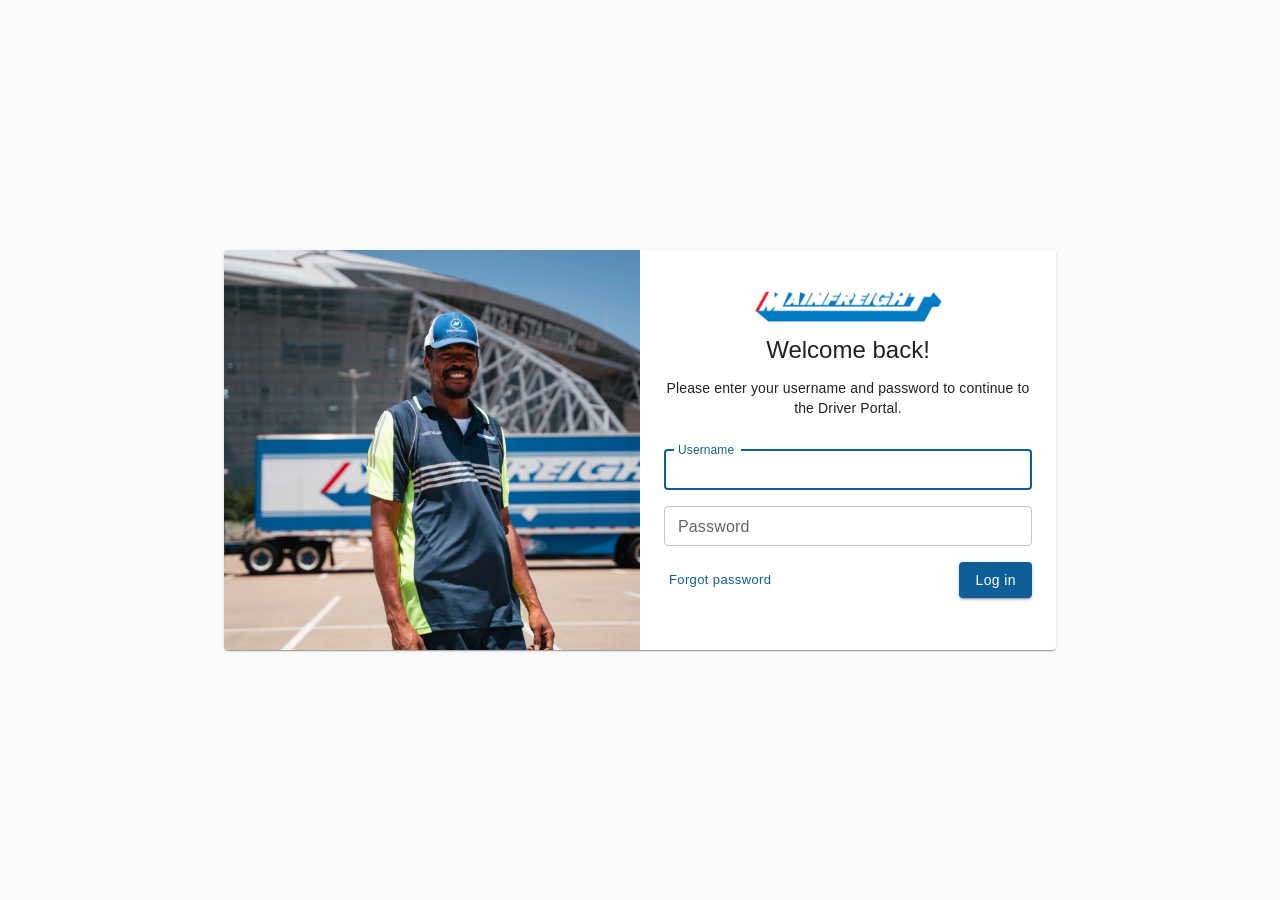
<file: index.html>
<!doctype html>
<html lang="en">
  <head>
    <meta charset="UTF-8" />
    <meta name="viewport" content="width=device-width, initial-scale=1.0, viewport-fit=cover" />
    <meta name="theme-color" content="#0E5F98" />
    <title>Driver Portal</title>
    <script type="module" crossorigin src="./assets/index-BWdcXh7M.js"></script>
    <link rel="stylesheet" crossorigin href="./assets/index-BbDQfrY4.css">
  </head>
  <body>
    <div id="root"></div>
  </body>
</html>
</file>
<file: assets/index-BbDQfrY4.css>
html,body,#root{height:100%}body{margin:0}@media print{.no-print{display:none!important}html,body,#root,.app-shell,.app-shell>*{height:auto!important;overflow:visible!important}.page-scroll{overflow:visible!important}}
</file>
